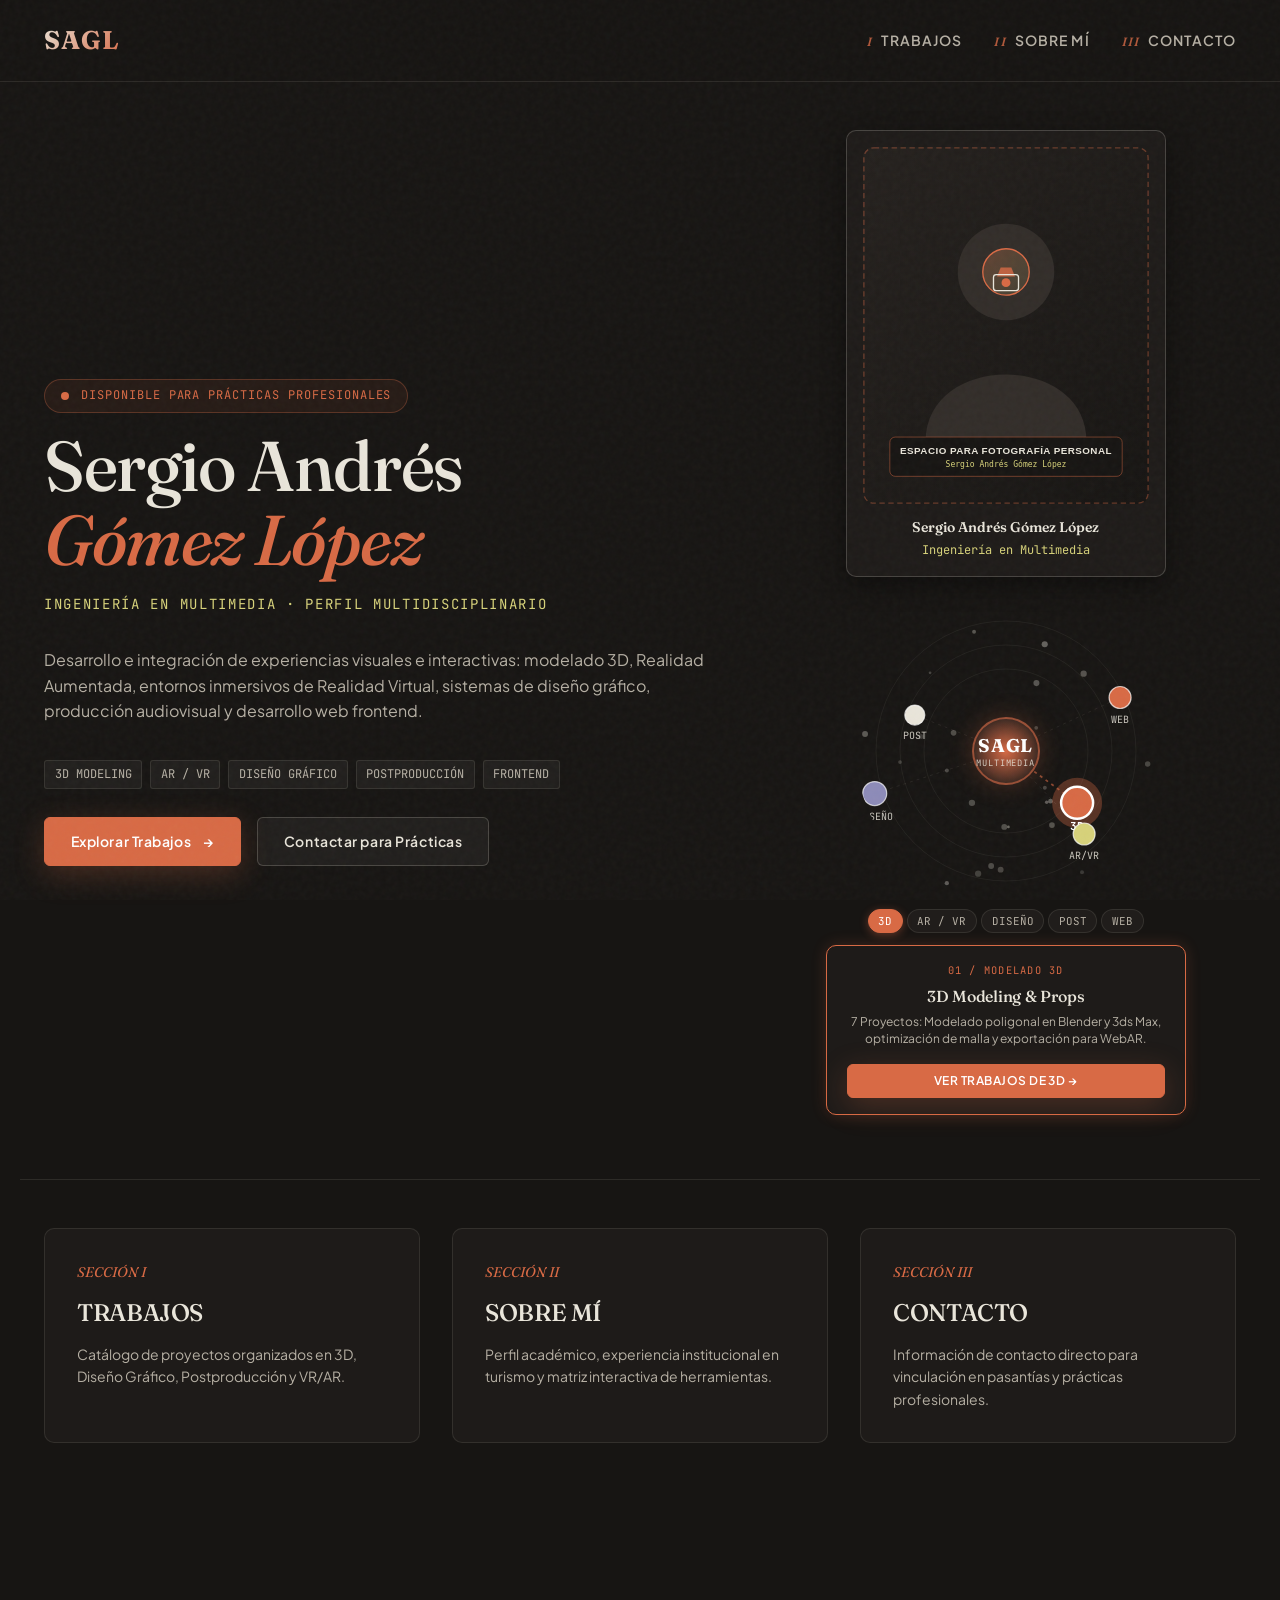
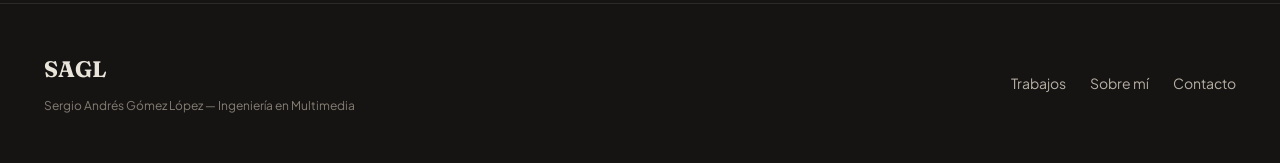
<file: index.html>
<!DOCTYPE html>
<html lang="es">
<head>
  <meta charset="UTF-8">
  <meta name="viewport" content="width=device-width, initial-scale=1.0">
  <title>SAGL — Sergio Andrés Gómez López | Ingeniería en Multimedia</title>
  <meta name="description" content="Portafolio profesional de Sergio Andrés Gómez López (SAGL), profesional en Ingeniería en Multimedia disponible para prácticas profesionales. 3D, Realidad Aumentada, VR, Diseño Gráfico y Postproducción.">
  <link rel="icon" type="image/svg+xml" href="src/assets/favicon.svg">

  <!-- Open Graph / Meta -->
  <meta property="og:type" content="website">
  <meta property="og:title" content="SAGL — Sergio Andrés Gómez López | Ingeniería en Multimedia">
  <meta property="og:description" content="Portafolio profesional de Sergio Andrés Gómez López (SAGL), Ingeniería en Multimedia disponible para prácticas profesionales.">
  <meta property="og:site_name" content="SAGL Portfolio">
  
  <!-- CSS Stylesheets -->
  <link rel="stylesheet" href="src/css/variables.css">
  <link rel="stylesheet" href="src/css/base.css">
  <link rel="stylesheet" href="src/css/components.css">
  <link rel="stylesheet" href="src/css/pages.css">
</head>
<body>

  <!-- Cabecera del sitio & Wordmark Global SAGL -->
  <header class="site-header" role="banner">
    <div class="container header-inner">
      <a href="index.html" class="brand-wordmark" aria-label="SAGL — Regresar al Inicio">
        <span class="brand-letters">SAGL</span>
        <span class="home-hint">Inicio</span>
      </a>

      <nav class="main-nav desktop-only" role="navigation" aria-label="Navegación principal">
        <a href="work/index.html" class="nav-link">
          <span class="nav-num">I</span> TRABAJOS
        </a>
        <a href="about/index.html" class="nav-link">
          <span class="nav-num">II</span> SOBRE MÍ
        </a>
        <a href="contact/index.html" class="nav-link">
          <span class="nav-num">III</span> CONTACTO
        </a>
      </nav>

      <button class="mobile-nav-toggle" aria-label="Abrir menú de navegación" aria-expanded="false">
        <span></span>
        <span></span>
        <span></span>
      </button>
    </div>
  </header>

  <!-- Menú móvil -->
  <div class="mobile-drawer" role="dialog" aria-modal="true" aria-label="Menú móvil">
    <div class="mobile-drawer-links">
      <a href="work/index.html" class="nav-link"><span class="nav-num">I</span> TRABAJOS</a>
      <a href="about/index.html" class="nav-link"><span class="nav-num">II</span> SOBRE MÍ</a>
      <a href="contact/index.html" class="nav-link"><span class="nav-num">III</span> CONTACTO</a>
    </div>
  </div>

  <!-- Contenido Principal -->
  <main id="main-content">
    <!-- Hero Section -->
    <section class="home-hero">
      <div class="container hero-grid">
        <!-- Columna de Información Principal -->
        <div class="hero-content">
          <div class="hero-pretitle">
            <span class="internship-pill">
              <span class="pulse-dot"></span> DISPONIBLE PARA PRÁCTICAS PROFESIONALES
            </span>
          </div>

          <h1 class="hero-name">
            Sergio Andrés <br>
            <span class="accent-word">Gómez López</span>
          </h1>

          <p class="hero-discipline">
            Ingeniería en Multimedia &middot; Perfil Multidisciplinario
          </p>

          <p>
            Desarrollo e integración de experiencias visuales e interactivas: modelado 3D, Realidad Aumentada, entornos inmersivos de Realidad Virtual, sistemas de diseño gráfico, producción audiovisual y desarrollo web frontend.
          </p>

          <div class="hero-areas" aria-label="Áreas de especialidad">
            <span class="hero-area-tag">3D MODELING</span>
            <span class="hero-area-tag">AR / VR</span>
            <span class="hero-area-tag">DISEÑO GRÁFICO</span>
            <span class="hero-area-tag">POSTPRODUCCIÓN</span>
            <span class="hero-area-tag">FRONTEND</span>
          </div>

          <div class="hero-actions">
            <a href="work/index.html" class="btn btn-primary">
              Explorar Trabajos <span aria-hidden="true">&rarr;</span>
            </a>
            <a href="contact/index.html" class="btn btn-secondary">
              Contactar para Prácticas
            </a>
          </div>
        </div>

        <!-- Columna Multimedia: Espacio para Fotografía Personal + Explorador Interactivo de Disciplinas -->
        <div class="hero-media-side">
          <!-- Contenedor reservado para la fotografía personal de Sergio -->
          <div class="hero-portrait-frame" title="Espacio para fotografía personal de Sergio">
            <img src="src/assets/sergio-portrait-placeholder.svg" alt="Espacio reservado para fotografía personal de Sergio Andrés Gómez López" class="hero-portrait-img">
            <div class="portrait-caption">
              <span class="portrait-author">Sergio Andrés Gómez López</span>
              <span class="portrait-role">Ingeniería en Multimedia</span>
            </div>
          </div>

          <!-- Objeto Multimedia Interactivo SAGL (Resumen del perfil multimedia de Sergio) -->
          <div class="hero-orbit-panel">
            <div class="hero-orbit-container" aria-label="Núcleo interactivo del perfil multimedia de Sergio">
              <canvas id="hero-orbit-canvas" class="hero-orbit-canvas"></canvas>
              <button class="orbit-center-core" id="orbit-core-btn" title="Haz click para alternar entre disciplinas multimedia" aria-label="Alternar disciplina activa">
                <span class="core-monogram">SAGL</span>
                <span class="core-subtext">MULTIMEDIA</span>
              </button>
            </div>

            <!-- Selector rápido accesible de disciplinas -->
            <div class="orbit-discipline-selector" role="tablist" aria-label="Selector de áreas multimedia">
              <button class="orbit-tab-btn active" data-discipline="3D" role="tab" aria-selected="true">3D</button>
              <button class="orbit-tab-btn" data-discipline="VR / AR" role="tab" aria-selected="false">AR / VR</button>
              <button class="orbit-tab-btn" data-discipline="DISEÑO" role="tab" aria-selected="false">DISEÑO</button>
              <button class="orbit-tab-btn" data-discipline="POST" role="tab" aria-selected="false">POST</button>
              <button class="orbit-tab-btn" data-discipline="WEB" role="tab" aria-selected="false">WEB</button>
            </div>

            <!-- HUD de información interactiva con llamada a la acción -->
            <div class="orbit-hud-card highlight" id="orbit-hud" aria-live="polite">
              <span class="orbit-hud-eyebrow" id="orbit-hud-num">01 / MODELADO 3D</span>
              <h4 id="orbit-hud-title">3D Modeling &amp; Props</h4>
              <p id="orbit-hud-desc">7 Proyectos: Modelado low poly, props para tiempo real, optimización de malla y exportación para WebAR.</p>
              <div class="orbit-cta-wrap">
                <a href="work/3d.html" id="orbit-hud-link" class="btn btn-primary btn-sm">
                  VER TRABAJOS DE 3D &rarr;
                </a>
              </div>
            </div>
          </div>
        </div>
      </div>

      <!-- Directorio de Secciones del Inicio -->
      <div class="container home-chapters">
        <div class="chapter-grid">
          <a href="work/index.html" class="chapter-card">
            <span class="chapter-num">SECCIÓN I</span>
            <h3>TRABAJOS</h3>
            <p>Catálogo de proyectos organizados en 3D, Diseño Gráfico, Postproducción y VR/AR.</p>
          </a>

          <a href="about/index.html" class="chapter-card">
            <span class="chapter-num">SECCIÓN II</span>
            <h3>SOBRE MÍ</h3>
            <p>Perfil académico, experiencia institucional en turismo y matriz interactiva de herramientas.</p>
          </a>

          <a href="contact/index.html" class="chapter-card">
            <span class="chapter-num">SECCIÓN III</span>
            <h3>CONTACTO</h3>
            <p>Información de contacto directo para vinculación en pasantías y prácticas profesionales.</p>
          </a>
        </div>
      </div>
    </section>
  </main>

  <!-- Pie de página Global -->
  <footer class="site-footer" role="contentinfo">
    <div class="container footer-inner">
      <div class="footer-brand">
        <span class="footer-sagl">SAGL</span>
        <p>Sergio Andrés Gómez López &mdash; Ingeniería en Multimedia</p>
      </div>

      <nav class="footer-nav" aria-label="Navegación de pie de página">
        <a href="work/index.html">Trabajos</a>
        <a href="about/index.html">Sobre mí</a>
        <a href="contact/index.html">Contacto</a>
      </nav>
    </div>
  </footer>

  <!-- Scripts -->
  <script type="module">
    import { initHeroOrbit } from "./src/js/components/hero-orbit.js";
    initHeroOrbit("hero-orbit-canvas");
  </script>
  <script type="module" src="src/js/main.js"></script>
</body>
</html>
</file>
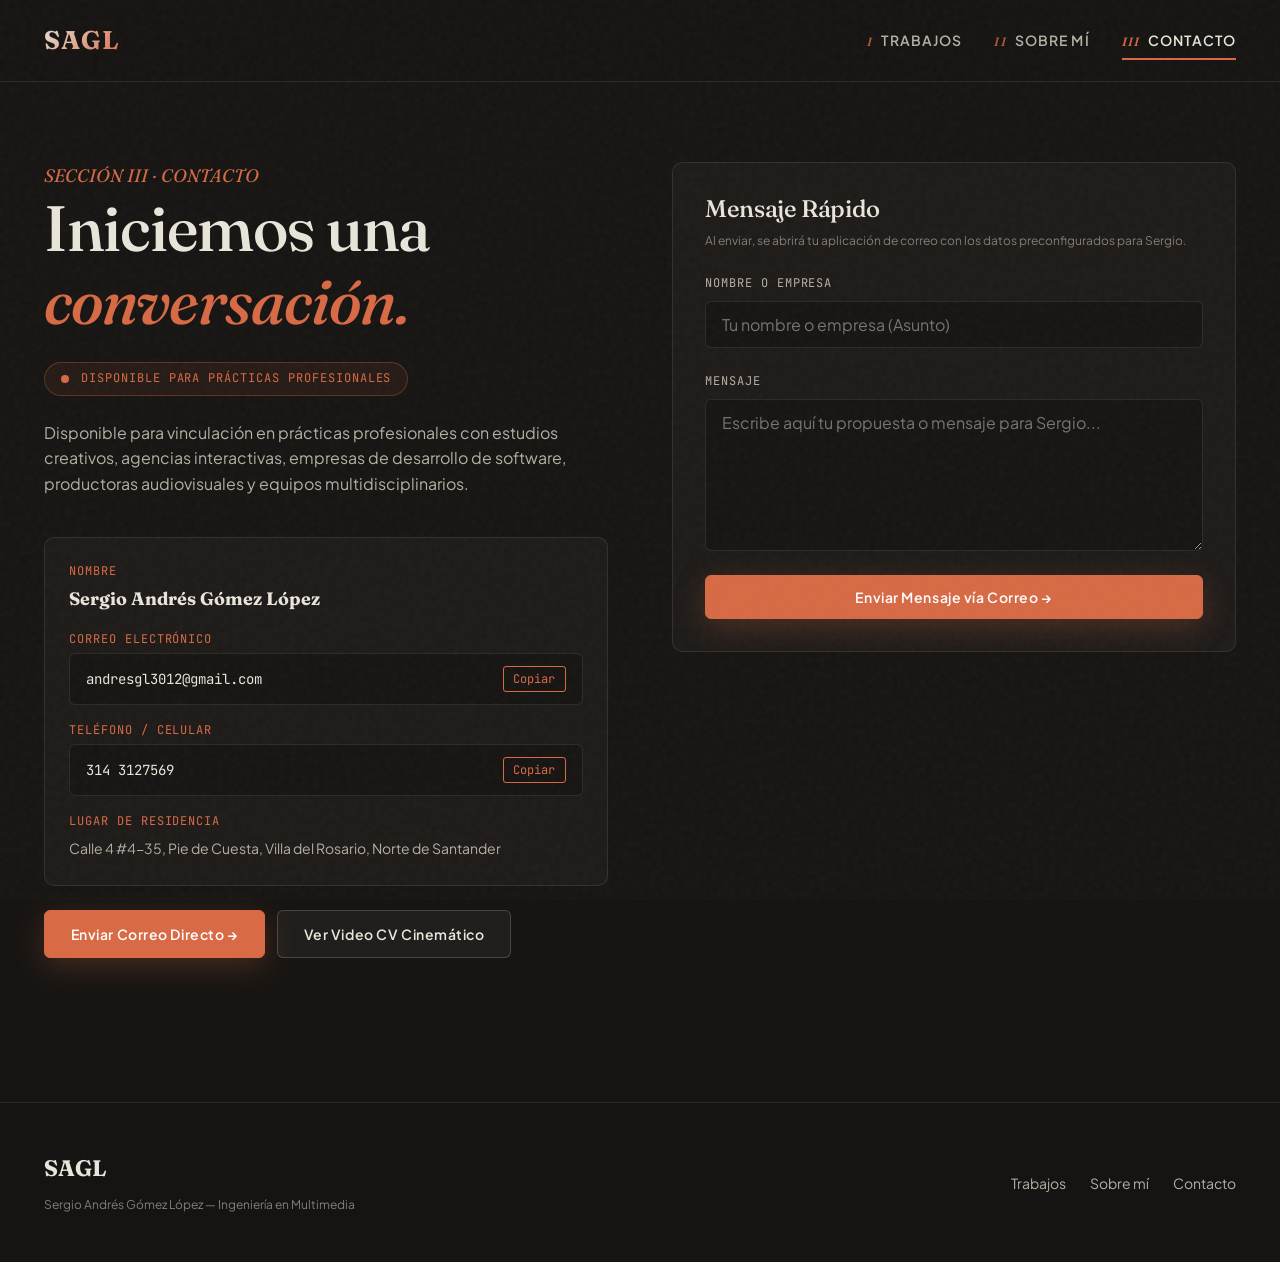
<file: contact/index.html>
<!DOCTYPE html>
<html lang="es">
<head>
  <meta charset="UTF-8">
  <meta name="viewport" content="width=device-width, initial-scale=1.0">
  <title>Contacto — SAGL | Sergio Andrés Gómez López</title>
  <meta name="description" content="Contacto directo con Sergio Andrés Gómez López (SAGL), Ingeniería en Multimedia disponible para prácticas profesionales.">
  <link rel="icon" type="image/svg+xml" href="../src/assets/favicon.svg">

  <!-- Open Graph / Meta -->
  <meta property="og:type" content="website">
  <meta property="og:title" content="Contacto — SAGL | Sergio Andrés Gómez López">
  <meta property="og:description" content="Canales de contacto directo y disponibilidad para prácticas profesionales en Ingeniería en Multimedia.">
  <meta property="og:site_name" content="SAGL Portfolio">
  
  <!-- CSS Stylesheets -->
  <link rel="stylesheet" href="../src/css/variables.css">
  <link rel="stylesheet" href="../src/css/base.css">
  <link rel="stylesheet" href="../src/css/components.css">
  <link rel="stylesheet" href="../src/css/pages.css">
</head>
<body>

  <!-- Cabecera del sitio & Wordmark Global SAGL -->
  <header class="site-header" role="banner">
    <div class="container header-inner">
      <a href="../index.html" class="brand-wordmark" aria-label="SAGL — Regresar al Inicio">
        <span class="brand-letters">SAGL</span>
        <span class="home-hint">Inicio</span>
      </a>

      <nav class="main-nav desktop-only" role="navigation" aria-label="Navegación principal">
        <a href="../work/index.html" class="nav-link">
          <span class="nav-num">I</span> TRABAJOS
        </a>
        <a href="../about/index.html" class="nav-link">
          <span class="nav-num">II</span> SOBRE MÍ
        </a>
        <a href="index.html" class="nav-link active">
          <span class="nav-num">III</span> CONTACTO
        </a>
      </nav>

      <button class="mobile-nav-toggle" aria-label="Abrir menú de navegación" aria-expanded="false">
        <span></span>
        <span></span>
        <span></span>
      </button>
    </div>
  </header>

  <!-- Menú móvil -->
  <div class="mobile-drawer" role="dialog" aria-modal="true" aria-label="Menú móvil">
    <div class="mobile-drawer-links">
      <a href="../work/index.html" class="nav-link"><span class="nav-num">I</span> TRABAJOS</a>
      <a href="../about/index.html" class="nav-link"><span class="nav-num">II</span> SOBRE MÍ</a>
      <a href="index.html" class="nav-link active"><span class="nav-num">III</span> CONTACTO</a>
    </div>
  </div>

  <!-- Contenido Principal -->
  <main id="main-content">
    <section class="container" style="padding-top: var(--space-8);">
      <div class="contact-grid">
        <!-- Información de Contacto Directo Real -->
        <div class="contact-info-col">
          <div>
            <span class="editorial-num">SECCIÓN III &middot; CONTACTO</span>
            <h1>Iniciemos una <br><span style="color: var(--accent-coral); font-style: italic;">conversación.</span></h1>
          </div>

          <div class="internship-pill" style="align-self: flex-start;">
            <span class="pulse-dot"></span> DISPONIBLE PARA PRÁCTICAS PROFESIONALES
          </div>

          <p>
            Disponible para vinculación en prácticas profesionales con estudios creativos, agencias interactivas, empresas de desarrollo de software, productoras audiovisuales y equipos multidisciplinarios.
          </p>

          <!-- Tarjeta de Datos Reales de Contacto -->
          <div class="direct-email-card" style="display: flex; flex-direction: column; gap: var(--space-4);">
            <div>
              <span style="font-family: var(--font-mono); font-size: var(--text-xs); color: var(--accent-coral); text-transform: uppercase; letter-spacing: 0.08em; display: block; margin-bottom: var(--space-1);">
                Nombre
              </span>
              <strong style="font-family: var(--font-serif); font-size: var(--text-lg); color: var(--text-primary);">
                Sergio Andrés Gómez López
              </strong>
            </div>

            <!-- Correo -->
            <div>
              <span style="font-family: var(--font-mono); font-size: var(--text-xs); color: var(--accent-coral); text-transform: uppercase; letter-spacing: 0.08em; display: block; margin-bottom: var(--space-1);">
                Correo Electrónico
              </span>
              <div class="email-copy-row">
                <span class="email-address-text">andresgl3012@gmail.com</span>
                <button class="copy-btn" data-copy="andresgl3012@gmail.com" aria-label="Copiar correo andresgl3012@gmail.com">
                  Copiar
                </button>
              </div>
            </div>

            <!-- Teléfono -->
            <div>
              <span style="font-family: var(--font-mono); font-size: var(--text-xs); color: var(--accent-coral); text-transform: uppercase; letter-spacing: 0.08em; display: block; margin-bottom: var(--space-1);">
                Teléfono / Celular
              </span>
              <div class="email-copy-row">
                <a href="tel:3143127569" class="email-address-text" style="color: var(--text-primary); text-decoration: none;">
                  314 3127569
                </a>
                <button class="copy-btn" data-copy="3143127569" aria-label="Copiar teléfono">
                  Copiar
                </button>
              </div>
            </div>

            <!-- Residencia -->
            <div>
              <span style="font-family: var(--font-mono); font-size: var(--text-xs); color: var(--accent-coral); text-transform: uppercase; letter-spacing: 0.08em; display: block; margin-bottom: var(--space-1);">
                Lugar de Residencia
              </span>
              <span style="font-size: var(--text-sm); color: var(--text-secondary);">
                Calle 4 #4-35, Pie de Cuesta, Villa del Rosario, Norte de Santander
              </span>
            </div>
          </div>

          <!-- Acciones Directas -->
          <div style="display: flex; gap: var(--space-3); flex-wrap: wrap;">
            <a href="mailto:andresgl3012@gmail.com?subject=Oportunidad%20de%20Prácticas%20Profesionales%20-%20SAGL" class="btn btn-primary">
              Enviar Correo Directo &rarr;
            </a>
            <a href="../work/postproduccion.html#cv-postproduccion" class="btn btn-secondary">
              Ver Video CV Cinemático
            </a>
          </div>
        </div>

        <!-- Formulario de Mensaje -->
        <div class="contact-form-col">
          <h3 style="font-size: var(--text-2xl); margin-bottom: var(--space-2);">Mensaje Rápido</h3>
          <p style="font-size: var(--text-xs); color: var(--text-tertiary); margin-bottom: var(--space-6);">
            Al enviar, se abrirá tu aplicación de correo con los datos preconfigurados para Sergio.
          </p>

          <form class="contact-form" id="contact-form" action="mailto:andresgl3012@gmail.com" method="GET">
            <div class="form-group">
              <label for="contact-name">Nombre o Empresa</label>
              <input type="text" id="contact-name" name="subject" placeholder="Tu nombre o empresa (Asunto)" required>
            </div>

            <div class="form-group">
              <label for="contact-message">Mensaje</label>
              <textarea id="contact-message" name="body" rows="6" placeholder="Escribe aquí tu propuesta o mensaje para Sergio..." required></textarea>
            </div>

            <button type="submit" class="btn btn-primary" style="width: 100%;">
              Enviar Mensaje vía Correo &rarr;
            </button>
          </form>
        </div>
      </div>
    </section>
  </main>

  <!-- Pie de página Global -->
  <footer class="site-footer" role="contentinfo">
    <div class="container footer-inner">
      <div class="footer-brand">
        <span class="footer-sagl">SAGL</span>
        <p>Sergio Andrés Gómez López &mdash; Ingeniería en Multimedia</p>
      </div>

      <nav class="footer-nav" aria-label="Navegación de pie de página">
        <a href="../work/index.html">Trabajos</a>
        <a href="../about/index.html">Sobre mí</a>
        <a href="index.html">Contacto</a>
      </nav>
    </div>
  </footer>

  <script type="module" src="../src/js/main.js"></script>
</body>
</html>
</file>
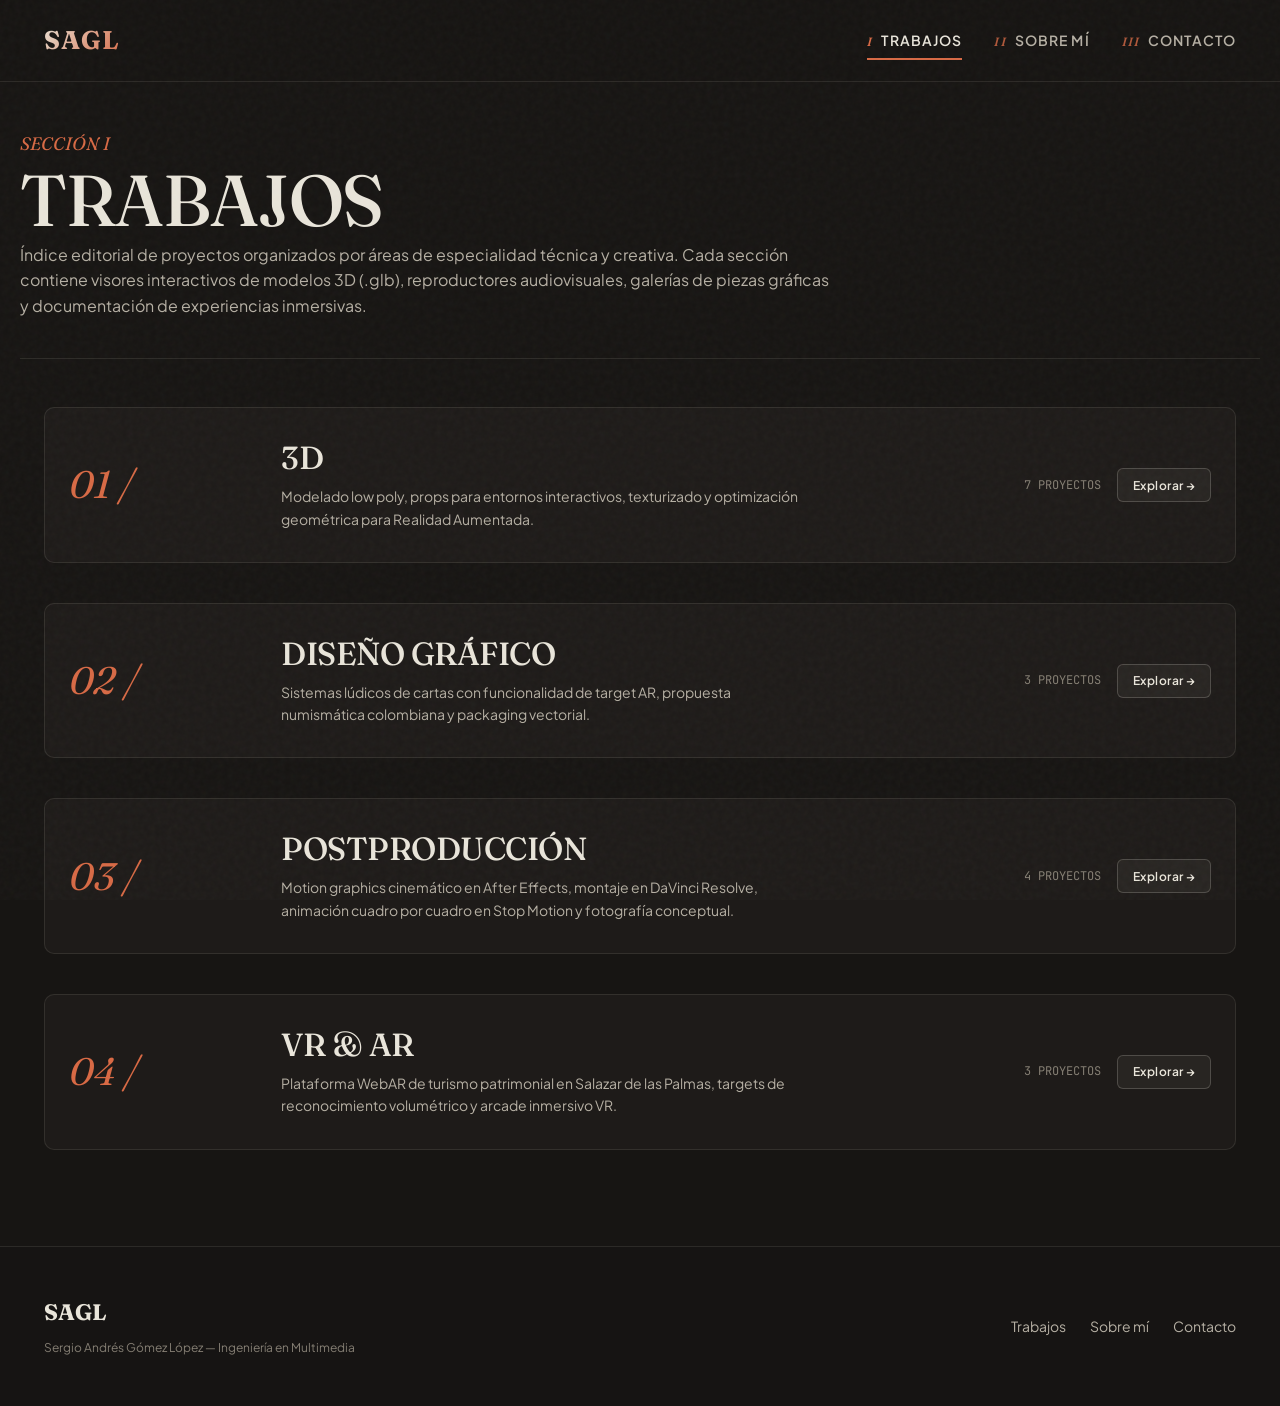
<file: work/index.html>
<!DOCTYPE html>
<html lang="es">
<head>
  <meta charset="UTF-8">
  <meta name="viewport" content="width=device-width, initial-scale=1.0">
  <title>Trabajos — SAGL | Sergio Andrés Gómez López</title>
  <meta name="description" content="Índice general de proyectos multimedia de Sergio Andrés Gómez López (SAGL): 3D, Diseño Gráfico, Postproducción y Realidad Aumentada / Virtual.">
  <link rel="icon" type="image/svg+xml" href="../src/assets/favicon.svg">

  <!-- Open Graph / Meta -->
  <meta property="og:type" content="website">
  <meta property="og:title" content="Trabajos — SAGL | Sergio Andrés Gómez López">
  <meta property="og:description" content="Catálogo y áreas de especialidad en 3D, Diseño Gráfico, Postproducción y VR/AR.">
  <meta property="og:site_name" content="SAGL Portfolio">
  
  <!-- CSS Stylesheets -->
  <link rel="stylesheet" href="../src/css/variables.css">
  <link rel="stylesheet" href="../src/css/base.css">
  <link rel="stylesheet" href="../src/css/components.css">
  <link rel="stylesheet" href="../src/css/pages.css">
</head>
<body>

  <!-- Cabecera del sitio & Wordmark Global SAGL -->
  <header class="site-header" role="banner">
    <div class="container header-inner">
      <a href="../index.html" class="brand-wordmark" aria-label="SAGL — Regresar al Inicio">
        <span class="brand-letters">SAGL</span>
        <span class="home-hint">Inicio</span>
      </a>

      <nav class="main-nav desktop-only" role="navigation" aria-label="Navegación principal">
        <a href="index.html" class="nav-link active">
          <span class="nav-num">I</span> TRABAJOS
        </a>
        <a href="../about/index.html" class="nav-link">
          <span class="nav-num">II</span> SOBRE MÍ
        </a>
        <a href="../contact/index.html" class="nav-link">
          <span class="nav-num">III</span> CONTACTO
        </a>
      </nav>

      <button class="mobile-nav-toggle" aria-label="Abrir menú de navegación" aria-expanded="false">
        <span></span>
        <span></span>
        <span></span>
      </button>
    </div>
  </header>

  <!-- Menú móvil -->
  <div class="mobile-drawer" role="dialog" aria-modal="true" aria-label="Menú móvil">
    <div class="mobile-drawer-links">
      <a href="index.html" class="nav-link active"><span class="nav-num">I</span> TRABAJOS</a>
      <a href="../about/index.html" class="nav-link"><span class="nav-num">II</span> SOBRE MÍ</a>
      <a href="../contact/index.html" class="nav-link"><span class="nav-num">III</span> CONTACTO</a>
    </div>
  </div>

  <!-- Contenido Principal -->
  <main id="main-content">
    <section class="container work-hero-header">
      <span class="editorial-num">SECCIÓN I</span>
      <h1>TRABAJOS</h1>
      <p>
        Índice editorial de proyectos organizados por áreas de especialidad técnica y creativa. Cada sección contiene visores interactivos de modelos 3D (.glb), reproductores audiovisuales, galerías de piezas gráficas y documentación de experiencias inmersivas.
      </p>
    </section>

    <!-- Lista de Categorías -->
    <section class="container work-category-list" aria-label="Categorías de proyectos">
      <!-- 01 / 3D -->
      <a href="3d.html" class="work-category-row">
        <div class="work-category-num">01 /</div>
        <div class="work-category-info">
          <h3>3D</h3>
          <p>Modelado low poly, props para entornos interactivos, texturizado y optimización geométrica para Realidad Aumentada.</p>
        </div>
        <div class="work-category-action">
          <span class="work-category-count">7 PROYECTOS</span>
          <span class="btn btn-secondary btn-sm">Explorar &rarr;</span>
        </div>
      </a>

      <!-- 02 / DISEÑO GRÁFICO -->
      <a href="diseno-grafico.html" class="work-category-row">
        <div class="work-category-num">02 /</div>
        <div class="work-category-info">
          <h3>DISEÑO GRÁFICO</h3>
          <p>Sistemas lúdicos de cartas con funcionalidad de target AR, propuesta numismática colombiana y packaging vectorial.</p>
        </div>
        <div class="work-category-action">
          <span class="work-category-count">3 PROYECTOS</span>
          <span class="btn btn-secondary btn-sm">Explorar &rarr;</span>
        </div>
      </a>

      <!-- 03 / POSTPRODUCCIÓN -->
      <a href="postproduccion.html" class="work-category-row">
        <div class="work-category-num">03 /</div>
        <div class="work-category-info">
          <h3>POSTPRODUCCIÓN</h3>
          <p>Motion graphics cinemático en After Effects, montaje en DaVinci Resolve, animación cuadro por cuadro en Stop Motion y fotografía conceptual.</p>
        </div>
        <div class="work-category-action">
          <span class="work-category-count">4 PROYECTOS</span>
          <span class="btn btn-secondary btn-sm">Explorar &rarr;</span>
        </div>
      </a>

      <!-- 04 / VR & AR -->
      <a href="vr-ar.html" class="work-category-row">
        <div class="work-category-num">04 /</div>
        <div class="work-category-info">
          <h3>VR &amp; AR</h3>
          <p>Plataforma WebAR de turismo patrimonial en Salazar de las Palmas, targets de reconocimiento volumétrico y arcade inmersivo VR.</p>
        </div>
        <div class="work-category-action">
          <span class="work-category-count">3 PROYECTOS</span>
          <span class="btn btn-secondary btn-sm">Explorar &rarr;</span>
        </div>
      </a>
    </section>
  </main>

  <!-- Pie de página Global -->
  <footer class="site-footer" role="contentinfo">
    <div class="container footer-inner">
      <div class="footer-brand">
        <span class="footer-sagl">SAGL</span>
        <p>Sergio Andrés Gómez López &mdash; Ingeniería en Multimedia</p>
      </div>

      <nav class="footer-nav" aria-label="Navegación de pie de página">
        <a href="index.html">Trabajos</a>
        <a href="../about/index.html">Sobre mí</a>
        <a href="../contact/index.html">Contacto</a>
      </nav>
    </div>
  </footer>

  <script type="module" src="../src/js/main.js"></script>
</body>
</html>
</file>
<file: src/css/variables.css>
/* ==========================================================================
   SAGL PORTFOLIO — DESIGN TOKENS & VARIABLES
   Sergio Andrés Gómez López — Multimedia Engineer
   ========================================================================== */

:root {
  /* Color Palette */
  --bg-primary: #171513;        /* Warm deep charcoal / espresso dark */
  --bg-surface: #1e1b19;        /* Elevated card / surface background */
  --bg-surface-hover: #272320;  /* Interactive hover surface */
  --bg-surface-glass: rgba(30, 27, 25, 0.85); /* Glassmorphism background */
  
  --text-primary: #E9E5DA;      /* Cream main text */
  --text-secondary: #B6B0A4;    /* Muted cream secondary text */
  --text-tertiary: #847E73;     /* Subtle caption text */
  --text-inverse: #171513;      /* Dark text on light accents */

  /* Curated Accent Palette */
  --accent-coral: #D86A45;       /* Primary Accent: Terracotta / Burnt Orange */
  --accent-coral-glow: rgba(216, 106, 69, 0.25);
  --accent-coral-light: #ea825f;

  --accent-olive: #D7D27A;       /* Secondary Accent: Olive / Pale Yellow */
  --accent-olive-glow: rgba(215, 210, 122, 0.25);

  --accent-violet: #8D8BB8;      /* Tertiary Accent: Desaturated Soft Violet */
  --accent-violet-glow: rgba(141, 139, 184, 0.25);

  --border-subtle: rgba(233, 229, 218, 0.1);
  --border-medium: rgba(233, 229, 218, 0.2);
  --border-accent: rgba(216, 106, 69, 0.4);

  /* Typography */
  --font-serif: 'Fraunces', 'Playfair Display', Georgia, serif;
  --font-sans: 'Plus Jakarta Sans', -apple-system, BlinkMacSystemFont, 'Segoe UI', Roboto, sans-serif;
  --font-mono: 'JetBrains Mono', 'Fira Code', monospace;

  /* Font Scales */
  --text-xs: 0.75rem;    /* 12px */
  --text-sm: 0.875rem;   /* 14px */
  --text-base: 1rem;     /* 16px */
  --text-lg: 1.125rem;   /* 18px */
  --text-xl: 1.25rem;    /* 20px */
  --text-2xl: 1.5rem;    /* 24px */
  --text-3xl: 2rem;      /* 32px */
  --text-4xl: 2.5rem;    /* 40px */
  --text-5xl: 3.5rem;    /* 56px */
  --text-6xl: 4.75rem;   /* 76px */

  /* Spacing */
  --space-1: 0.25rem;
  --space-2: 0.5rem;
  --space-3: 0.75rem;
  --space-4: 1rem;
  --space-5: 1.25rem;
  --space-6: 1.5rem;
  --space-8: 2rem;
  --space-10: 2.5rem;
  --space-12: 3rem;
  --space-16: 4rem;
  --space-20: 5rem;
  --space-24: 6rem;
  --space-32: 8rem;

  /* Layout Containers */
  --container-max: 1240px;
  --container-narrow: 880px;

  /* Radius */
  --radius-xs: 3px;
  --radius-sm: 6px;
  --radius-md: 10px;
  --radius-lg: 16px;
  --radius-full: 9999px;

  /* Shadows */
  --shadow-sm: 0 2px 8px rgba(0, 0, 0, 0.3);
  --shadow-md: 0 8px 24px rgba(0, 0, 0, 0.4);
  --shadow-lg: 0 16px 40px rgba(0, 0, 0, 0.5);
  --shadow-accent: 0 8px 30px var(--accent-coral-glow);

  /* Transitions */
  --transition-fast: 150ms cubic-bezier(0.4, 0, 0.2, 1);
  --transition-normal: 250ms cubic-bezier(0.4, 0, 0.2, 1);
  --transition-smooth: 400ms cubic-bezier(0.16, 1, 0.3, 1);
  --transition-bounce: 500ms cubic-bezier(0.34, 1.56, 0.64, 1);

  /* Z-Index */
  --z-base: 1;
  --z-nav: 100;
  --z-modal: 1000;
  --z-toast: 2000;
}
</file>
<file: src/css/base.css>
/* ==========================================================================
   SAGL PORTFOLIO — BASE STYLES & RESET
   ========================================================================== */

@import url('https://fonts.googleapis.com/css2?family=Fraunces:ital,opsz,wght@0,9..144,300..800;1,9..144,300..700&family=Plus+Jakarta+Sans:wght@300;400;500;600;700&family=JetBrains+Mono:wght@400;500&display=swap');

/* Modern CSS Reset */
*, *::before, *::after {
  box-sizing: border-box;
  margin: 0;
  padding: 0;
}

html {
  font-size: 16px;
  scroll-behavior: smooth;
  -webkit-text-size-adjust: 100%;
  background-color: var(--bg-primary);
  color: var(--text-primary);
}

body {
  min-height: 100vh;
  font-family: var(--font-sans);
  line-height: 1.6;
  font-weight: 400;
  color: var(--text-primary);
  background-color: var(--bg-primary);
  overflow-x: hidden;
  position: relative;
  text-rendering: optimizeLegibility;
  -webkit-font-smoothing: antialiased;
  -moz-osx-font-smoothing: grayscale;
}

/* Subtle digital tactile grain texture */
body::before {
  content: "";
  position: fixed;
  top: 0;
  left: 0;
  width: 100%;
  height: 100%;
  pointer-events: none;
  z-index: 999;
  opacity: 0.035;
  background-image: url("data:image/svg+xml,%3Csvg viewBox='0 0 200 200' xmlns='http://www.w3.org/2000/svg'%3E%3Cfilter id='noiseFilter'%3E%3CfeTurbulence type='fractalNoise' baseFrequency='0.8' numOctaves='3' stitchTiles='stitch'/%3E%3C/filter%3E%3Crect width='100%25' height='100%25' filter='url(%23noiseFilter)'/%3E%3C/svg%3E");
}

/* Typography Hierarchy */
h1, h2, h3, h4, h5, h6 {
  font-family: var(--font-serif);
  font-weight: 500;
  line-height: 1.15;
  color: var(--text-primary);
  letter-spacing: -0.015em;
}

h1 {
  font-size: clamp(2.5rem, 6vw, 4.5rem);
}

h2 {
  font-size: clamp(2rem, 4vw, 3rem);
}

h3 {
  font-size: clamp(1.5rem, 2.5vw, 2rem);
}

h4 {
  font-size: var(--text-xl);
}

p {
  color: var(--text-secondary);
  margin-bottom: var(--space-4);
  font-size: var(--text-base);
  max-width: 68ch;
}

p:last-child {
  margin-bottom: 0;
}

a {
  color: inherit;
  text-decoration: none;
  transition: color var(--transition-fast);
}

a:hover {
  color: var(--accent-coral);
}

button {
  font-family: var(--font-sans);
  cursor: pointer;
  border: none;
  background: none;
  color: inherit;
  font-size: inherit;
  transition: all var(--transition-fast);
}

img, video {
  max-width: 100%;
  height: auto;
  display: block;
}

/* Container */
.container {
  width: 100%;
  max-width: var(--container-max);
  margin-left: auto;
  margin-right: auto;
  padding-left: var(--space-6);
  padding-right: var(--space-6);
}

.container-narrow {
  max-width: var(--container-narrow);
}

/* Accessible Focus States */
:focus-visible {
  outline: 2px solid var(--accent-coral);
  outline-offset: 3px;
  border-radius: var(--radius-xs);
}

/* Reduced Motion Mode */
@media (prefers-reduced-motion: reduce) {
  *, *::before, *::after {
    animation-duration: 0.01ms !important;
    animation-iteration-count: 1 !important;
    transition-duration: 0.01ms !important;
    scroll-behavior: auto !important;
  }
}

/* Selection */
::selection {
  background-color: var(--accent-coral);
  color: #FFFFFF;
}

/* Editorial Labels & Tags */
.editorial-num {
  font-family: var(--font-serif);
  font-style: italic;
  color: var(--accent-coral);
  font-size: var(--text-lg);
}

.role-badge {
  display: inline-flex;
  align-items: center;
  gap: var(--space-2);
  padding: 0.25rem 0.75rem;
  border-radius: var(--radius-full);
  font-size: var(--text-xs);
  font-family: var(--font-mono);
  text-transform: uppercase;
  letter-spacing: 0.08em;
  font-weight: 500;
  border: 1px solid var(--border-subtle);
  background: rgba(233, 229, 218, 0.03);
}

.role-badge.individual {
  color: var(--accent-olive);
  border-color: rgba(215, 210, 122, 0.3);
  background: rgba(215, 210, 122, 0.05);
}

.role-badge.team {
  color: var(--accent-coral);
  border-color: rgba(216, 106, 69, 0.3);
  background: rgba(216, 106, 69, 0.05);
}

.role-badge.collaboration {
  color: var(--accent-violet);
  border-color: rgba(141, 139, 184, 0.3);
  background: rgba(141, 139, 184, 0.05);
}

.tool-tag {
  display: inline-block;
  padding: 0.2rem 0.6rem;
  border-radius: var(--radius-xs);
  font-size: var(--text-xs);
  font-family: var(--font-mono);
  background: rgba(233, 229, 218, 0.06);
  color: var(--text-secondary);
  border: 1px solid rgba(233, 229, 218, 0.08);
}
</file>
<file: src/css/components.css>
/* ==========================================================================
   SAGL PORTFOLIO — COMPONENTS
   ========================================================================== */

/* --------------------------------------------------------------------------
   1. SITE HEADER & SAGL GLOBAL WORDMARK
   -------------------------------------------------------------------------- */
.site-header {
  position: sticky;
  top: 0;
  left: 0;
  width: 100%;
  z-index: var(--z-nav);
  padding: var(--space-5) 0;
  background: rgba(23, 21, 19, 0.85);
  backdrop-filter: blur(12px);
  -webkit-backdrop-filter: blur(12px);
  border-bottom: 1px solid var(--border-subtle);
  transition: padding var(--transition-normal), background var(--transition-normal);
}

.site-header.scrolled {
  padding: var(--space-3) 0;
  background: rgba(23, 21, 19, 0.95);
  border-bottom-color: var(--border-medium);
}

.header-inner {
  display: flex;
  align-items: center;
  justify-content: space-between;
}

/* SAGL Wordmark / Global Home Anchor */
.brand-wordmark {
  display: inline-flex;
  align-items: center;
  gap: var(--space-3);
  font-family: var(--font-serif);
  font-weight: 700;
  font-size: 1.6rem;
  letter-spacing: 0.04em;
  color: var(--text-primary);
  text-decoration: none;
  position: relative;
  transition: transform var(--transition-normal), letter-spacing var(--transition-normal);
  user-select: none;
}

.brand-wordmark .brand-letters {
  background: linear-gradient(135deg, var(--text-primary) 0%, var(--accent-coral) 100%);
  -webkit-background-clip: text;
  -webkit-text-fill-color: transparent;
  display: inline-block;
  transition: transform var(--transition-bounce);
}

.brand-wordmark .home-hint {
  font-family: var(--font-mono);
  font-size: var(--text-xs);
  color: var(--accent-coral);
  text-transform: uppercase;
  letter-spacing: 0.12em;
  opacity: 0;
  transform: translateX(-6px);
  transition: opacity var(--transition-fast), transform var(--transition-fast);
  display: inline-block;
}

.brand-wordmark:hover {
  letter-spacing: 0.08em;
}

.brand-wordmark:hover .brand-letters {
  transform: scale(1.05);
}

.brand-wordmark:hover .home-hint {
  opacity: 1;
  transform: translateX(0);
}

.brand-wordmark:active .brand-letters {
  transform: scale(0.96);
}

/* Main Navigation */
.main-nav {
  display: flex;
  align-items: center;
  gap: var(--space-8);
}

.nav-link {
  display: inline-flex;
  align-items: baseline;
  gap: var(--space-2);
  font-family: var(--font-sans);
  font-size: var(--text-sm);
  font-weight: 600;
  letter-spacing: 0.08em;
  color: var(--text-secondary);
  position: relative;
  padding: var(--space-2) 0;
  transition: color var(--transition-fast);
}

.nav-link .nav-num {
  font-family: var(--font-serif);
  font-style: italic;
  font-size: var(--text-xs);
  color: var(--accent-coral);
  opacity: 0.8;
  transition: opacity var(--transition-fast), transform var(--transition-fast);
}

.nav-link::after {
  content: "";
  position: absolute;
  bottom: 0;
  left: 0;
  width: 0;
  height: 2px;
  background-color: var(--accent-coral);
  transition: width var(--transition-smooth);
}

.nav-link:hover {
  color: var(--text-primary);
}

.nav-link:hover .nav-num {
  opacity: 1;
  transform: translateY(-1px);
}

.nav-link:hover::after,
.nav-link.active::after {
  width: 100%;
}

.nav-link.active {
  color: var(--text-primary);
}

.nav-link.active .nav-num {
  color: var(--accent-coral);
  opacity: 1;
}

/* Mobile Nav Toggle */
.mobile-nav-toggle {
  display: none;
  flex-direction: column;
  justify-content: space-between;
  width: 32px;
  height: 20px;
  background: transparent;
  border: none;
  cursor: pointer;
  padding: 0;
  z-index: 101;
}

.mobile-nav-toggle span {
  display: block;
  height: 2px;
  width: 100%;
  background-color: var(--text-primary);
  border-radius: var(--radius-full);
  transition: transform var(--transition-fast), opacity var(--transition-fast);
}

.mobile-nav-toggle.open span:nth-child(1) {
  transform: translateY(9px) rotate(45deg);
}

.mobile-nav-toggle.open span:nth-child(2) {
  opacity: 0;
}

.mobile-nav-toggle.open span:nth-child(3) {
  transform: translateY(-9px) rotate(-45deg);
}

/* Mobile Drawer */
.mobile-drawer {
  display: none;
}

@media (max-width: 768px) {
  .mobile-nav-toggle {
    display: flex;
  }

  .main-nav.desktop-only {
    display: none;
  }

  .mobile-drawer {
    display: flex;
    flex-direction: column;
    justify-content: center;
    position: fixed;
    top: 0;
    left: 0;
    width: 100%;
    height: 100vh;
    background: rgba(23, 21, 19, 0.98);
    backdrop-filter: blur(20px);
    z-index: 100;
    padding: var(--space-10);
    transform: translateY(-100%);
    opacity: 0;
    pointer-events: none;
    transition: transform var(--transition-smooth), opacity var(--transition-smooth);
  }

  .mobile-drawer.open {
    transform: translateY(0);
    opacity: 1;
    pointer-events: auto;
  }

  .mobile-drawer-links {
    display: flex;
    flex-direction: column;
    gap: var(--space-6);
  }

  .mobile-drawer-links .nav-link {
    font-size: var(--text-2xl);
    font-family: var(--font-serif);
  }

  .mobile-drawer-links .nav-num {
    font-size: var(--text-base);
  }
}

/* --------------------------------------------------------------------------
   2. STATUS PILL & INTERNSHIP BADGE
   -------------------------------------------------------------------------- */
.internship-pill {
  display: inline-flex;
  align-items: center;
  gap: var(--space-3);
  padding: 0.4rem 1rem;
  border-radius: var(--radius-full);
  background: rgba(216, 106, 69, 0.08);
  border: 1px solid rgba(216, 106, 69, 0.3);
  font-family: var(--font-mono);
  font-size: var(--text-xs);
  letter-spacing: 0.08em;
  color: var(--accent-coral);
  text-transform: uppercase;
}

.internship-pill .pulse-dot {
  width: 8px;
  height: 8px;
  border-radius: 50%;
  background-color: var(--accent-coral);
  box-shadow: 0 0 0 0 rgba(216, 106, 69, 0.7);
  animation: pulseAnimation 2s infinite;
}

@keyframes pulseAnimation {
  0% {
    transform: scale(0.95);
    box-shadow: 0 0 0 0 rgba(216, 106, 69, 0.7);
  }
  70% {
    transform: scale(1);
    box-shadow: 0 0 0 8px rgba(216, 106, 69, 0);
  }
  100% {
    transform: scale(0.95);
    box-shadow: 0 0 0 0 rgba(216, 106, 69, 0);
  }
}

/* --------------------------------------------------------------------------
   3. BUTTONS & ACTIONS
   -------------------------------------------------------------------------- */
.btn {
  display: inline-flex;
  align-items: center;
  justify-content: center;
  gap: var(--space-3);
  padding: 0.75rem 1.6rem;
  border-radius: var(--radius-sm);
  font-family: var(--font-sans);
  font-size: var(--text-sm);
  font-weight: 600;
  letter-spacing: 0.04em;
  text-decoration: none;
  cursor: pointer;
  transition: all var(--transition-normal);
  position: relative;
}

.btn-primary {
  background: var(--accent-coral);
  color: #FFFFFF;
  border: 1px solid var(--accent-coral);
  box-shadow: var(--shadow-accent);
}

.btn-primary:hover {
  background: var(--accent-coral-light);
  color: #FFFFFF;
  transform: translateY(-2px);
  box-shadow: 0 10px 30px rgba(216, 106, 69, 0.4);
}

.btn-secondary {
  background: rgba(233, 229, 218, 0.05);
  color: var(--text-primary);
  border: 1px solid var(--border-medium);
}

.btn-secondary:hover {
  background: rgba(233, 229, 218, 0.1);
  color: var(--text-primary);
  border-color: var(--accent-coral);
  transform: translateY(-2px);
}

.btn-sm {
  padding: 0.4rem 0.9rem;
  font-size: var(--text-xs);
}

/* --------------------------------------------------------------------------
   4. PROJECT CARD (EDITORIAL GRID)
   -------------------------------------------------------------------------- */
.project-card {
  background: var(--bg-surface);
  border: 1px solid var(--border-subtle);
  border-radius: var(--radius-md);
  overflow: hidden;
  display: flex;
  flex-direction: column;
  transition: transform var(--transition-normal), border-color var(--transition-normal), box-shadow var(--transition-normal);
  position: relative;
}

.project-card:hover {
  transform: translateY(-4px);
  border-color: var(--border-accent);
  box-shadow: var(--shadow-md);
}

.project-card-header {
  display: flex;
  align-items: center;
  justify-content: space-between;
  padding: var(--space-4) var(--space-6);
  border-bottom: 1px solid var(--border-subtle);
  background: rgba(0, 0, 0, 0.2);
}

.project-card-num {
  font-family: var(--font-serif);
  font-style: italic;
  font-size: var(--text-lg);
  color: var(--accent-coral);
}

.project-card-body {
  padding: var(--space-6);
  display: flex;
  flex-direction: column;
  flex-grow: 1;
}

.project-card-title {
  font-size: var(--text-2xl);
  margin-bottom: var(--space-2);
  color: var(--text-primary);
}

.project-card-summary {
  color: var(--text-secondary);
  font-size: var(--text-sm);
  line-height: 1.5;
  margin-bottom: var(--space-6);
  flex-grow: 1;
}

.project-card-tools {
  display: flex;
  flex-wrap: wrap;
  gap: var(--space-2);
  margin-top: auto;
  padding-top: var(--space-4);
  border-top: 1px solid var(--border-subtle);
}

/* --------------------------------------------------------------------------
   5. MULTIMEDIA VIEWERS
   -------------------------------------------------------------------------- */

/* 3D Model Viewer Container */
.model-viewer-wrapper {
  position: relative;
  width: 100%;
  height: 480px;
  background: radial-gradient(circle at center, #24201c 0%, #151311 100%);
  border-radius: var(--radius-md);
  border: 1px solid var(--border-subtle);
  overflow: hidden;
}

.model-viewer-wrapper model-viewer {
  width: 100%;
  height: 100%;
  outline: none;
  --poster-color: transparent;
}

.model-controls-hint {
  position: absolute;
  bottom: var(--space-4);
  left: var(--space-4);
  z-index: 10;
  display: flex;
  align-items: center;
  gap: var(--space-2);
  padding: 0.35rem 0.75rem;
  border-radius: var(--radius-full);
  background: rgba(23, 21, 19, 0.75);
  backdrop-filter: blur(8px);
  border: 1px solid var(--border-subtle);
  font-family: var(--font-mono);
  font-size: var(--text-xs);
  color: var(--text-secondary);
  pointer-events: none;
}

.model-fullscreen-btn {
  position: absolute;
  top: var(--space-4);
  right: var(--space-4);
  z-index: 10;
  background: rgba(23, 21, 19, 0.8);
  backdrop-filter: blur(8px);
  border: 1px solid var(--border-subtle);
  color: var(--text-primary);
  width: 38px;
  height: 38px;
  border-radius: var(--radius-sm);
  display: flex;
  align-items: center;
  justify-content: center;
  cursor: pointer;
  transition: all var(--transition-fast);
}

.model-fullscreen-btn:hover {
  border-color: var(--accent-coral);
  color: var(--accent-coral);
  transform: scale(1.05);
}

/* Lazy Load 3D Button Overlay */
.model-lazy-overlay {
  position: absolute;
  inset: 0;
  display: flex;
  flex-direction: column;
  align-items: center;
  justify-content: center;
  background: rgba(23, 21, 19, 0.9);
  padding: var(--space-6);
  text-align: center;
  z-index: 15;
}

.model-lazy-overlay p {
  font-size: var(--text-sm);
  margin-bottom: var(--space-4);
}

.model-lazy-overlay .filesize-tag {
  font-family: var(--font-mono);
  font-size: var(--text-xs);
  color: var(--accent-olive);
  margin-bottom: var(--space-3);
  display: block;
}

/* Video Player Component */
.video-player-wrapper {
  position: relative;
  width: 100%;
  border-radius: var(--radius-md);
  overflow: hidden;
  background: #000000;
  border: 1px solid var(--border-subtle);
  box-shadow: var(--shadow-md);
}

.video-player-wrapper video {
  width: 100%;
  height: auto;
  max-height: 520px;
  display: block;
  outline: none;
}

/* Coin Redesign Interactive Switcher */
.coin-explorer {
  background: var(--bg-surface);
  border-radius: var(--radius-md);
  border: 1px solid var(--border-subtle);
  padding: var(--space-8);
  box-shadow: var(--shadow-md);
}

.coin-nav {
  display: flex;
  justify-content: center;
  flex-wrap: wrap;
  gap: var(--space-3);
  margin-bottom: var(--space-6);
  padding: var(--space-1);
  background: rgba(0, 0, 0, 0.25);
  border-radius: var(--radius-full);
  border: 1px solid var(--border-subtle);
  max-width: fit-content;
  margin-left: auto;
  margin-right: auto;
}

.coin-nav-btn {
  padding: 0.5rem 1.4rem;
  border-radius: var(--radius-full);
  font-family: var(--font-serif);
  font-size: var(--text-lg);
  font-weight: 600;
  background: transparent;
  border: 1px solid transparent;
  color: var(--text-secondary);
  cursor: pointer;
  transition: all var(--transition-fast);
  position: relative;
  outline: none;
}

.coin-nav-btn:hover {
  color: var(--text-primary);
  background: rgba(233, 229, 218, 0.06);
}

.coin-nav-btn.active {
  background: var(--accent-coral);
  color: #FFFFFF;
  border-color: var(--accent-coral);
  box-shadow: 0 4px 14px rgba(216, 106, 69, 0.4);
  transform: translateY(-1px);
}

.coin-nav-btn:focus-visible {
  border-color: #FFFFFF;
  outline: 2px solid var(--accent-coral);
}

.coin-display {
  display: grid;
  grid-template-columns: 1fr 1fr;
  gap: var(--space-8);
  align-items: center;
  perspective: 1000px;
  transition: opacity 220ms ease, transform 220ms ease, filter 220ms ease;
}

.coin-display.coin-transitioning {
  opacity: 0.2;
  transform: scale(0.96) rotateY(6deg);
  filter: blur(1.5px);
}

@media (max-width: 640px) {
  .coin-display {
    grid-template-columns: 1fr;
    gap: var(--space-6);
  }
}

.coin-side {
  text-align: center;
  background: rgba(0, 0, 0, 0.35);
  border-radius: var(--radius-md);
  padding: var(--space-6);
  border: 1px solid var(--border-subtle);
  cursor: pointer;
  transition: transform var(--transition-smooth), border-color var(--transition-fast), box-shadow var(--transition-fast);
  position: relative;
  outline: none;
}

.coin-side:hover,
.coin-side:focus-visible {
  transform: translateY(-4px);
  border-color: var(--accent-coral);
  box-shadow: 0 10px 30px rgba(0, 0, 0, 0.5), 0 0 15px rgba(216, 106, 69, 0.15);
}

.coin-side h4 {
  font-family: var(--font-mono);
  font-size: var(--text-sm);
  text-transform: uppercase;
  letter-spacing: 0.12em;
  color: var(--accent-olive);
  margin-bottom: var(--space-4);
  display: flex;
  align-items: center;
  justify-content: center;
  gap: var(--space-2);
}

.coin-side img {
  max-height: 280px;
  width: auto;
  max-width: 100%;
  margin: 0 auto;
  display: block;
  filter: drop-shadow(0 10px 20px rgba(0, 0, 0, 0.4));
  transition: transform var(--transition-smooth);
}

.coin-side:hover img {
  transform: scale(1.05);
}

.coin-hint-bar {
  text-align: center;
  font-size: var(--text-xs);
  color: var(--text-tertiary);
  margin-top: var(--space-4);
  margin-bottom: 0;
  display: flex;
  align-items: center;
  justify-content: center;
  gap: var(--space-2);
}

/* PDF Viewer Embed & Download Banner */
.pdf-viewer-card {
  background: var(--bg-surface);
  border-radius: var(--radius-md);
  border: 1px solid var(--border-subtle);
  padding: var(--space-8);
  display: flex;
  flex-direction: column;
  gap: var(--space-6);
}

.pdf-embed-frame {
  width: 100%;
  height: 600px;
  border: 1px solid var(--border-subtle);
  border-radius: var(--radius-sm);
  background: #2a2a2a;
}

/* --------------------------------------------------------------------------
   6. GLOBAL SITE FOOTER
   -------------------------------------------------------------------------- */
.site-footer {
  margin-top: var(--space-24);
  padding: var(--space-12) 0;
  border-top: 1px solid var(--border-subtle);
  background: rgba(23, 21, 19, 0.6);
}

.footer-inner {
  display: flex;
  align-items: center;
  justify-content: space-between;
  flex-wrap: wrap;
  gap: var(--space-6);
}

.footer-brand {
  display: flex;
  flex-direction: column;
  gap: var(--space-2);
}

.footer-brand .footer-sagl {
  font-family: var(--font-serif);
  font-size: 1.4rem;
  font-weight: 700;
  color: var(--text-primary);
}

.footer-brand p {
  font-size: var(--text-xs);
  color: var(--text-tertiary);
  margin-bottom: 0;
}

.footer-nav {
  display: flex;
  align-items: center;
  gap: var(--space-6);
}

.footer-nav a {
  font-size: var(--text-sm);
  color: var(--text-secondary);
}

.footer-nav a:hover {
  color: var(--accent-coral);
}
</file>
<file: src/css/pages.css>
/* ==========================================================================
   SAGL PORTFOLIO — PAGE SPECIFIC LAYOUTS
   ========================================================================== */

/* --------------------------------------------------------------------------
   1. HOME PAGE HERO & ORBITAL SIGNATURE
   -------------------------------------------------------------------------- */
.home-hero {
  min-height: calc(100vh - 90px);
  display: flex;
  flex-direction: column;
  justify-content: center;
  position: relative;
  padding: var(--space-12) 0 var(--space-16);
}

.hero-grid {
  display: grid;
  grid-template-columns: 1.2fr 0.8fr;
  gap: var(--space-10);
  align-items: center;
}

@media (max-width: 960px) {
  .hero-grid {
    grid-template-columns: 1fr;
    gap: var(--space-8);
  }
}

.hero-content {
  display: flex;
  flex-direction: column;
  gap: var(--space-4);
  z-index: 2;
}

.hero-pretitle {
  display: flex;
  align-items: center;
  gap: var(--space-4);
}

.hero-name {
  font-size: clamp(2.6rem, 5.5vw, 4.4rem);
  line-height: 1.05;
  letter-spacing: -0.02em;
  font-family: var(--font-serif);
  color: var(--text-primary);
}

.hero-name .accent-word {
  font-style: italic;
  color: var(--accent-coral);
}

.hero-discipline {
  font-family: var(--font-mono);
  font-size: var(--text-sm);
  letter-spacing: 0.12em;
  text-transform: uppercase;
  color: var(--accent-olive);
}

.hero-areas {
  display: flex;
  flex-wrap: wrap;
  gap: var(--space-2);
  margin-top: var(--space-1);
}

.hero-area-tag {
  font-family: var(--font-mono);
  font-size: var(--text-xs);
  padding: 0.25rem 0.6rem;
  border-radius: var(--radius-xs);
  background: rgba(233, 229, 218, 0.05);
  border: 1px solid var(--border-subtle);
  color: var(--text-secondary);
}

.hero-actions {
  display: flex;
  flex-wrap: wrap;
  gap: var(--space-4);
  margin-top: var(--space-3);
}

/* --------------------------------------------------------------------------
   HERO SIDE MEDIA: PORTRAIT FRAME + INTERACTIVE MULTIMEDIA PROFILE CORE
   -------------------------------------------------------------------------- */
.hero-media-side {
  display: flex;
  flex-direction: column;
  gap: var(--space-6);
  align-items: center;
}

/* Dedicated Portrait Photo Space */
.hero-portrait-frame {
  width: 100%;
  max-width: 320px;
  background: var(--bg-surface);
  border: 1px solid var(--border-medium);
  border-radius: var(--radius-md);
  padding: var(--space-4);
  display: flex;
  flex-direction: column;
  align-items: center;
  box-shadow: var(--shadow-md);
  position: relative;
  transition: transform var(--transition-normal), border-color var(--transition-normal), box-shadow var(--transition-normal);
}

.hero-portrait-frame:hover {
  border-color: var(--accent-coral);
  transform: translateY(-2px);
  box-shadow: 0 8px 30px rgba(216, 106, 69, 0.15);
}

.hero-portrait-img {
  width: 100%;
  height: auto;
  border-radius: var(--radius-sm);
  display: block;
}

.portrait-caption {
  margin-top: var(--space-3);
  text-align: center;
  display: flex;
  flex-direction: column;
  gap: 2px;
}

.portrait-caption .portrait-author {
  font-family: var(--font-serif);
  font-size: var(--text-sm);
  font-weight: 600;
  color: var(--text-primary);
}

.portrait-caption .portrait-role {
  font-family: var(--font-mono);
  font-size: var(--text-xs);
  color: var(--accent-olive);
}

/* Interactive Discipline Explorer HUD */
.hero-orbit-panel {
  width: 100%;
  max-width: 360px;
  display: flex;
  flex-direction: column;
  align-items: center;
}

.hero-orbit-container {
  position: relative;
  width: 100%;
  aspect-ratio: 1 / 1;
  max-width: 300px;
  margin: 0 auto;
  display: flex;
  align-items: center;
  justify-content: center;
  user-select: none;
}

.hero-orbit-canvas {
  width: 100%;
  height: 100%;
  border-radius: 50%;
}

.orbit-center-core {
  position: absolute;
  top: 50%;
  left: 50%;
  transform: translate(-50%, -50%);
  width: 68px;
  height: 68px;
  border-radius: 50%;
  background: radial-gradient(circle, #D86A45 0%, #1e1b19 85%);
  display: flex;
  flex-direction: column;
  align-items: center;
  justify-content: center;
  color: var(--text-primary);
  border: 2px solid rgba(216, 106, 69, 0.6);
  box-shadow: 0 0 25px var(--accent-coral-glow);
  cursor: pointer;
  transition: transform var(--transition-bounce), box-shadow var(--transition-bounce), border-color var(--transition-fast);
  z-index: 5;
}

.orbit-center-core .core-monogram {
  font-family: var(--font-serif);
  font-weight: 700;
  font-size: 1.15rem;
  letter-spacing: 0.04em;
  color: #FFFFFF;
}

.orbit-center-core .core-subtext {
  font-family: var(--font-mono);
  font-size: 0.55rem;
  text-transform: uppercase;
  letter-spacing: 0.1em;
  color: var(--accent-cream);
  opacity: 0.85;
}

.orbit-center-core:hover,
.orbit-center-core:focus-visible {
  transform: translate(-50%, -50%) scale(1.1);
  box-shadow: 0 0 40px rgba(216, 106, 69, 0.7);
  border-color: #FFFFFF;
  outline: none;
}

/* Orbit Discipline Quick Selector Tabs */
.orbit-discipline-selector {
  display: flex;
  justify-content: center;
  flex-wrap: wrap;
  gap: var(--space-1);
  width: 100%;
  margin-top: var(--space-2);
}

.orbit-tab-btn {
  padding: 0.25rem 0.6rem;
  border-radius: var(--radius-full);
  background: rgba(233, 229, 218, 0.04);
  border: 1px solid var(--border-subtle);
  font-family: var(--font-mono);
  font-size: 0.68rem;
  color: var(--text-secondary);
  cursor: pointer;
  transition: all var(--transition-fast);
}

.orbit-tab-btn:hover {
  border-color: var(--accent-coral);
  color: var(--text-primary);
}

.orbit-tab-btn.active {
  background: var(--accent-coral);
  color: #FFFFFF;
  border-color: var(--accent-coral);
  box-shadow: 0 2px 8px rgba(216, 106, 69, 0.4);
}

/* Orbit HUD Card */
.orbit-hud-card {
  width: 100%;
  background: var(--bg-surface);
  border: 1px solid var(--border-subtle);
  border-radius: var(--radius-md);
  padding: var(--space-4) var(--space-5);
  margin-top: var(--space-3);
  text-align: center;
  transition: border-color var(--transition-normal), box-shadow var(--transition-normal);
  display: flex;
  flex-direction: column;
  align-items: center;
  gap: var(--space-2);
}

.orbit-hud-card.highlight {
  border-color: var(--accent-coral);
  box-shadow: 0 0 15px rgba(216, 106, 69, 0.2);
}

.orbit-hud-eyebrow {
  font-family: var(--font-mono);
  font-size: 0.65rem;
  text-transform: uppercase;
  letter-spacing: 0.12em;
  color: var(--accent-coral);
}

.orbit-hud-card h4 {
  font-family: var(--font-serif);
  font-size: var(--text-base);
  color: var(--text-primary);
  margin: 0;
}

.orbit-hud-card p {
  font-size: var(--text-xs);
  color: var(--text-secondary);
  line-height: 1.45;
  margin: 0;
}

.orbit-cta-wrap {
  margin-top: var(--space-2);
  width: 100%;
}

.orbit-cta-wrap .btn {
  width: 100%;
  justify-content: center;
}

/* Home Chapter Index */
.home-chapters {
  margin-top: var(--space-16);
  padding-top: var(--space-12);
  border-top: 1px solid var(--border-subtle);
}

.chapter-grid {
  display: grid;
  grid-template-columns: repeat(3, 1fr);
  gap: var(--space-8);
}

@media (max-width: 768px) {
  .chapter-grid {
    grid-template-columns: 1fr;
  }
}

.chapter-card {
  background: var(--bg-surface);
  border: 1px solid var(--border-subtle);
  border-radius: var(--radius-md);
  padding: var(--space-8);
  display: flex;
  flex-direction: column;
  gap: var(--space-4);
  text-decoration: none;
  transition: all var(--transition-normal);
  position: relative;
  overflow: hidden;
}

.chapter-card::before {
  content: "";
  position: absolute;
  top: 0;
  left: 0;
  width: 3px;
  height: 0;
  background: var(--accent-coral);
  transition: height var(--transition-smooth);
}

.chapter-card:hover {
  transform: translateY(-4px);
  border-color: var(--border-accent);
  background: var(--bg-surface-hover);
}

.chapter-card:hover::before {
  height: 100%;
}

.chapter-card .chapter-num {
  font-family: var(--font-serif);
  font-style: italic;
  font-size: var(--text-sm);
  color: var(--accent-coral);
}

.chapter-card h3 {
  font-size: var(--text-2xl);
  color: var(--text-primary);
}

.chapter-card p {
  font-size: var(--text-sm);
  color: var(--text-secondary);
  margin-bottom: 0;
}

/* --------------------------------------------------------------------------
   2. WORK INDEX (CATEGORY DIRECTORY)
   -------------------------------------------------------------------------- */
.work-hero-header {
  padding: var(--space-12) 0 var(--space-10);
  border-bottom: 1px solid var(--border-subtle);
}

.work-category-list {
  display: flex;
  flex-direction: column;
  gap: var(--space-10);
  margin-top: var(--space-12);
}

.work-category-row {
  display: grid;
  grid-template-columns: 180px 1.4fr 1fr;
  gap: var(--space-8);
  padding: var(--space-8) var(--space-6);
  background: var(--bg-surface);
  border: 1px solid var(--border-subtle);
  border-radius: var(--radius-md);
  align-items: center;
  text-decoration: none;
  transition: all var(--transition-normal);
  position: relative;
}

@media (max-width: 860px) {
  .work-category-row {
    grid-template-columns: 1fr;
    gap: var(--space-4);
  }
}

.work-category-row:hover {
  border-color: var(--accent-coral);
  transform: translateX(6px);
  background: var(--bg-surface-hover);
  box-shadow: var(--shadow-md);
}

.work-category-num {
  font-family: var(--font-serif);
  font-size: 2.4rem;
  font-style: italic;
  color: var(--accent-coral);
}

.work-category-info h3 {
  font-size: var(--text-3xl);
  margin-bottom: var(--space-2);
  color: var(--text-primary);
}

.work-category-info p {
  font-size: var(--text-sm);
  color: var(--text-secondary);
  margin-bottom: 0;
}

.work-category-action {
  display: flex;
  align-items: center;
  justify-content: flex-end;
  gap: var(--space-4);
}

.work-category-count {
  font-family: var(--font-mono);
  font-size: var(--text-xs);
  color: var(--text-tertiary);
}

/* --------------------------------------------------------------------------
   3. CATEGORY SHOWCASE PAGES (/work/3d, /work/diseno-grafico, etc.)
   -------------------------------------------------------------------------- */
.category-page-header {
  padding: var(--space-10) 0 var(--space-8);
  border-bottom: 1px solid var(--border-subtle);
  margin-bottom: var(--space-12);
}

.category-breadcrumb {
  display: flex;
  align-items: center;
  gap: var(--space-2);
  font-family: var(--font-mono);
  font-size: var(--text-xs);
  color: var(--text-tertiary);
  margin-bottom: var(--space-4);
}

.category-breadcrumb a {
  color: var(--accent-coral);
}

.project-showcase-item {
  margin-bottom: var(--space-24);
  padding-bottom: var(--space-16);
  border-bottom: 1px solid var(--border-subtle);
  display: grid;
  grid-template-columns: 1.1fr 0.9fr;
  gap: var(--space-12);
  align-items: start;
}

@media (max-width: 960px) {
  .project-showcase-item {
    grid-template-columns: 1fr;
    gap: var(--space-8);
  }
}

.project-media-col {
  position: relative;
  border-radius: var(--radius-md);
  overflow: hidden;
}

.project-info-col {
  display: flex;
  flex-direction: column;
  gap: var(--space-4);
}

.project-info-col h3 {
  font-size: var(--text-3xl);
  color: var(--text-primary);
}

.project-highlights-list {
  list-style: none;
  display: flex;
  flex-direction: column;
  gap: var(--space-2);
  margin: var(--space-2) 0;
}

.project-highlights-list li {
  font-size: var(--text-sm);
  color: var(--text-secondary);
  position: relative;
  padding-left: var(--space-4);
}

.project-highlights-list li::before {
  content: "—";
  position: absolute;
  left: 0;
  color: var(--accent-coral);
}

/* Image Gallery Grid for Projects */
.project-gallery-grid {
  display: grid;
  grid-template-columns: repeat(auto-fit, minmax(180px, 1fr));
  gap: var(--space-4);
}

.project-gallery-thumb {
  position: relative;
  border-radius: var(--radius-sm);
  overflow: hidden;
  border: 1px solid var(--border-subtle);
  cursor: pointer;
  aspect-ratio: 16 / 10;
  background: #000;
}

.project-gallery-thumb img {
  width: 100%;
  height: 100%;
  object-fit: cover;
  transition: transform var(--transition-smooth);
}

.project-gallery-thumb:hover img {
  transform: scale(1.06);
}

.project-gallery-thumb .thumb-overlay {
  position: absolute;
  inset: 0;
  background: rgba(23, 21, 19, 0.4);
  display: flex;
  align-items: center;
  justify-content: center;
  opacity: 0;
  transition: opacity var(--transition-fast);
}

.project-gallery-thumb:hover .thumb-overlay {
  opacity: 1;
}

/* AR Targets Grid */
.ar-targets-grid {
  display: grid;
  grid-template-columns: repeat(2, 1fr);
  gap: var(--space-4);
  margin-top: var(--space-4);
}

@media (max-width: 480px) {
  .ar-targets-grid {
    grid-template-columns: 1fr;
  }
}

.ar-target-card {
  background: var(--bg-surface);
  border: 1px solid var(--border-subtle);
  border-radius: var(--radius-sm);
  padding: var(--space-3);
  text-align: center;
  cursor: pointer;
  transition: transform var(--transition-fast), border-color var(--transition-fast);
}

.ar-target-card:hover {
  transform: translateY(-2px);
  border-color: var(--accent-coral);
}

.ar-target-card img {
  height: 140px;
  width: 100%;
  object-fit: cover;
  border-radius: var(--radius-xs);
  margin-bottom: var(--space-2);
}

.ar-target-card span {
  font-family: var(--font-mono);
  font-size: var(--text-xs);
  color: var(--text-secondary);
}

/* --------------------------------------------------------------------------
   4. ABOUT PAGE & INTERACTIVE TOOLING MATRIX
   -------------------------------------------------------------------------- */
.about-hero-grid {
  display: grid;
  grid-template-columns: 1.2fr 0.8fr;
  gap: var(--space-12);
  margin-bottom: var(--space-16);
}

@media (max-width: 860px) {
  .about-hero-grid {
    grid-template-columns: 1fr;
    gap: var(--space-8);
  }
}

.about-story {
  display: flex;
  flex-direction: column;
  gap: var(--space-6);
}

.about-sidebar {
  display: flex;
  flex-direction: column;
  gap: var(--space-6);
}

.about-info-box {
  background: var(--bg-surface);
  border: 1px solid var(--border-subtle);
  border-radius: var(--radius-md);
  padding: var(--space-6);
}

.about-info-box h4 {
  font-size: var(--text-sm);
  font-family: var(--font-mono);
  color: var(--accent-coral);
  letter-spacing: 0.1em;
  text-transform: uppercase;
  margin-bottom: var(--space-4);
}

.education-list {
  display: flex;
  flex-direction: column;
  gap: var(--space-4);
}

.education-item h5 {
  font-family: var(--font-sans);
  font-size: var(--text-base);
  font-weight: 600;
  color: var(--text-primary);
}

.education-item p {
  font-size: var(--text-xs);
  color: var(--text-secondary);
  margin-bottom: 0;
}

/* Interactive Skills Matrix */
.skills-section {
  margin-top: var(--space-16);
  padding-top: var(--space-12);
  border-top: 1px solid var(--border-subtle);
}

.skills-category-group {
  margin-bottom: var(--space-10);
}

.skills-category-group h4 {
  font-size: var(--text-xl);
  margin-bottom: var(--space-2);
  color: var(--text-primary);
}

.skills-category-group > p {
  font-size: var(--text-sm);
  color: var(--text-secondary);
  margin-bottom: var(--space-6);
}

.tools-grid {
  display: grid;
  grid-template-columns: repeat(auto-fill, minmax(250px, 1fr));
  gap: var(--space-4);
}

.tool-interactive-card {
  background: var(--bg-surface);
  border: 1px solid var(--border-subtle);
  border-radius: var(--radius-md);
  padding: var(--space-5);
  cursor: pointer;
  transition: transform var(--transition-normal), border-color var(--transition-normal), background var(--transition-normal), box-shadow var(--transition-normal);
  position: relative;
  outline: none;
  display: flex;
  flex-direction: column;
  overflow: hidden;
}

.tool-interactive-card:hover,
.tool-interactive-card:focus-visible {
  transform: translateY(-3px);
  border-color: var(--accent-coral);
  background: var(--bg-surface-hover);
  box-shadow: var(--shadow-sm);
}

.tool-interactive-card.selected {
  border-color: var(--accent-coral);
  background: rgba(216, 106, 69, 0.08);
  box-shadow: 0 0 18px var(--accent-coral-glow);
}

/* Tool Visual Identity: Badge & Header Meta */
.tool-visual-identity {
  display: flex;
  align-items: center;
  gap: var(--space-3);
  margin-bottom: var(--space-3);
}

.tool-logo-badge {
  position: relative;
  width: 42px;
  height: 42px;
  flex-shrink: 0;
  border-radius: var(--radius-sm);
  background: rgba(233, 229, 218, 0.04);
  border: 1px solid var(--border-subtle);
  color: var(--accent-coral);
  display: flex;
  align-items: center;
  justify-content: center;
  transition: border-color var(--transition-fast), background var(--transition-fast);
}

.tool-interactive-card:hover .tool-logo-badge,
.tool-interactive-card:focus-visible .tool-logo-badge,
.tool-interactive-card.selected .tool-logo-badge {
  border-color: var(--accent-coral);
  background: rgba(216, 106, 69, 0.12);
}

.tool-logo-icon {
  position: absolute;
  inset: 0;
  display: flex;
  align-items: center;
  justify-content: center;
  opacity: 1;
  transform: scale(1);
  transition: transform 450ms cubic-bezier(0.4, 0, 0.2, 1), opacity 380ms ease;
}

.tool-logo-icon svg {
  display: block;
}

/* Hourglass Morph Animation (300–700 ms) */
.tool-hourglass-morph {
  position: absolute;
  inset: 0;
  display: flex;
  align-items: center;
  justify-content: center;
  opacity: 0;
  transform: scale(0.4) rotate(-35deg);
  transition: transform 500ms cubic-bezier(0.175, 0.885, 0.32, 1.275), opacity 400ms ease;
  color: var(--accent-coral);
  pointer-events: none;
}

.hourglass-svg {
  width: 22px;
  height: 22px;
  display: block;
}

@keyframes sandTrickle {
  0% { stroke-dashoffset: 0; }
  100% { stroke-dashoffset: 8; }
}

/* Hover & Focus state: Tool morphs into hourglass */
.tool-interactive-card:hover .tool-logo-icon,
.tool-interactive-card:focus-visible .tool-logo-icon,
.tool-interactive-card.selected .tool-logo-icon {
  opacity: 0;
  transform: scaleY(0.08) scaleX(0.7) translateY(-4px);
}

.tool-interactive-card:hover .tool-hourglass-morph,
.tool-interactive-card:focus-visible .tool-hourglass-morph,
.tool-interactive-card.selected .tool-hourglass-morph {
  opacity: 1;
  transform: scale(1) rotate(0deg);
}

.tool-interactive-card:hover .hg-sand-stream,
.tool-interactive-card:focus-visible .hg-sand-stream,
.tool-interactive-card.selected .hg-sand-stream {
  animation: sandTrickle 0.6s linear infinite;
}

.tool-header-meta {
  display: flex;
  flex-direction: column;
  gap: 2px;
}

.tool-card-name {
  font-family: var(--font-sans);
  font-weight: 600;
  font-size: var(--text-base);
  color: var(--text-primary);
  line-height: 1.2;
}

.tool-project-count {
  font-family: var(--font-mono);
  font-size: var(--text-xs);
  color: var(--accent-olive);
}

.tool-card-desc {
  font-size: var(--text-xs);
  color: var(--text-secondary);
  line-height: 1.45;
  margin-bottom: 0;
}

/* Revealed Projects on Hover / Focus */
.tool-projects-reveal {
  max-height: 0;
  opacity: 0;
  overflow: hidden;
  transform: translateY(-4px);
  transition: max-height 500ms cubic-bezier(0.16, 1, 0.3, 1), opacity 380ms ease, transform 380ms ease, margin-top 380ms ease;
}

.tool-interactive-card:hover .tool-projects-reveal,
.tool-interactive-card:focus-visible .tool-projects-reveal,
.tool-interactive-card.selected .tool-projects-reveal {
  max-height: 250px;
  opacity: 1;
  transform: translateY(0);
  margin-top: var(--space-3);
  padding-top: var(--space-3);
  border-top: 1px dashed var(--border-subtle);
}

.reveal-eyebrow {
  font-family: var(--font-mono);
  font-size: 0.65rem;
  text-transform: uppercase;
  letter-spacing: 0.1em;
  color: var(--accent-coral);
  display: block;
  margin-bottom: var(--space-2);
}

.reveal-list {
  list-style: none;
  padding: 0;
  margin: 0;
  display: flex;
  flex-direction: column;
  gap: 4px;
}

.reveal-list li {
  font-size: var(--text-xs);
  color: var(--text-primary);
  display: flex;
  align-items: baseline;
  gap: 6px;
  line-height: 1.3;
}

.reveal-arrow {
  color: var(--accent-coral);
  font-weight: 700;
  font-size: 0.75rem;
}

.reveal-pname {
  color: var(--text-primary);
}

.reveal-cta {
  font-family: var(--font-mono);
  font-size: 0.68rem;
  color: var(--accent-olive);
  display: inline-block;
  margin-top: var(--space-2);
  text-decoration: underline;
}

.reveal-empty-desc {
  font-size: var(--text-xs);
  color: var(--text-tertiary);
  margin: 0;
  line-height: 1.35;
}

/* Tool Context Modal / Slideout */
.tool-context-panel {
  margin-top: var(--space-8);
  background: var(--bg-surface-hover);
  border: 1px solid var(--accent-coral);
  border-radius: var(--radius-md);
  padding: var(--space-8);
  display: none;
  animation: fadeIn 350ms ease-out forwards;
}

.tool-context-panel.active {
  display: block;
}

.tool-context-panel h4 {
  font-size: var(--text-2xl);
  color: var(--text-primary);
  margin-bottom: var(--space-2);
  display: flex;
  align-items: center;
  gap: var(--space-3);
}

.panel-icon-wrap {
  color: var(--accent-coral);
  display: inline-flex;
  align-items: center;
  justify-content: center;
}

.panel-icon-wrap svg {
  width: 28px;
  height: 28px;
}

.tool-linked-projects {
  display: flex;
  flex-wrap: wrap;
  gap: var(--space-3);
  margin-top: var(--space-4);
}

.tool-project-pill {
  display: inline-flex;
  align-items: center;
  gap: var(--space-2);
  padding: 0.45rem 0.9rem;
  background: var(--bg-primary);
  border: 1px solid var(--border-medium);
  border-radius: var(--radius-sm);
  font-family: var(--font-mono);
  font-size: var(--text-xs);
  color: var(--text-primary);
  text-decoration: none;
  transition: all var(--transition-fast);
}

.tool-project-pill .pill-category {
  color: var(--accent-coral);
  font-size: 0.68rem;
}

.tool-project-pill .pill-arrow {
  color: var(--accent-coral);
  transition: transform var(--transition-fast);
}

.tool-project-pill:hover {
  background: var(--accent-coral);
  color: #FFFFFF;
  border-color: var(--accent-coral);
  transform: translateY(-2px);
  box-shadow: 0 4px 12px rgba(216, 106, 69, 0.35);
}

.tool-project-pill:hover .pill-category,
.tool-project-pill:hover .pill-arrow {
  color: #FFFFFF;
  transform: translateX(2px);
}

.tool-panel-empty-notice {
  font-size: var(--text-xs);
  color: var(--text-tertiary);
  font-style: italic;
}

/* Reduced motion support */
@media (prefers-reduced-motion: reduce) {
  .tool-logo-icon,
  .tool-hourglass-morph,
  .tool-projects-reveal {
    transition: opacity 200ms ease !important;
    transform: none !important;
  }
  .hourglass-svg .hg-sand-stream {
    animation: none !important;
  }
}

/* --------------------------------------------------------------------------
   5. CONTACT PAGE
   -------------------------------------------------------------------------- */
.contact-grid {
  display: grid;
  grid-template-columns: 1fr 1fr;
  gap: var(--space-16);
  padding: var(--space-12) 0;
  align-items: start;
}

@media (max-width: 860px) {
  .contact-grid {
    grid-template-columns: 1fr;
    gap: var(--space-10);
  }
}

.contact-info-col {
  display: flex;
  flex-direction: column;
  gap: var(--space-6);
}

.contact-info-col h1 {
  font-size: clamp(2.5rem, 5vw, 4rem);
}

.direct-email-card {
  background: var(--bg-surface);
  border: 1px solid var(--border-subtle);
  border-radius: var(--radius-md);
  padding: var(--space-6);
  display: flex;
  flex-direction: column;
  gap: var(--space-3);
}

.email-copy-row {
  display: flex;
  align-items: center;
  justify-content: space-between;
  background: var(--bg-primary);
  padding: var(--space-3) var(--space-4);
  border-radius: var(--radius-sm);
  border: 1px solid var(--border-subtle);
}

.email-address-text {
  font-family: var(--font-mono);
  font-size: var(--text-sm);
  color: var(--text-primary);
  user-select: all;
}

.copy-btn {
  font-family: var(--font-mono);
  font-size: var(--text-xs);
  color: var(--accent-coral);
  background: transparent;
  border: 1px solid var(--accent-coral);
  padding: 0.25rem 0.6rem;
  border-radius: var(--radius-xs);
  cursor: pointer;
  transition: all var(--transition-fast);
}

.copy-btn:hover {
  background: var(--accent-coral);
  color: #FFFFFF;
}

.contact-form-col {
  background: var(--bg-surface);
  border: 1px solid var(--border-subtle);
  border-radius: var(--radius-md);
  padding: var(--space-8);
}

.contact-form {
  display: flex;
  flex-direction: column;
  gap: var(--space-6);
}

.form-group {
  display: flex;
  flex-direction: column;
  gap: var(--space-2);
}

.form-group label {
  font-family: var(--font-mono);
  font-size: var(--text-xs);
  letter-spacing: 0.08em;
  text-transform: uppercase;
  color: var(--text-secondary);
}

.form-group input,
.form-group textarea {
  width: 100%;
  padding: 0.75rem 1rem;
  border-radius: var(--radius-sm);
  background: var(--bg-primary);
  border: 1px solid var(--border-subtle);
  color: var(--text-primary);
  font-family: var(--font-sans);
  font-size: var(--text-base);
  transition: border-color var(--transition-fast);
}

.form-group input:focus,
.form-group textarea:focus {
  outline: none;
  border-color: var(--accent-coral);
  box-shadow: 0 0 0 2px var(--accent-coral-glow);
}
</file>
